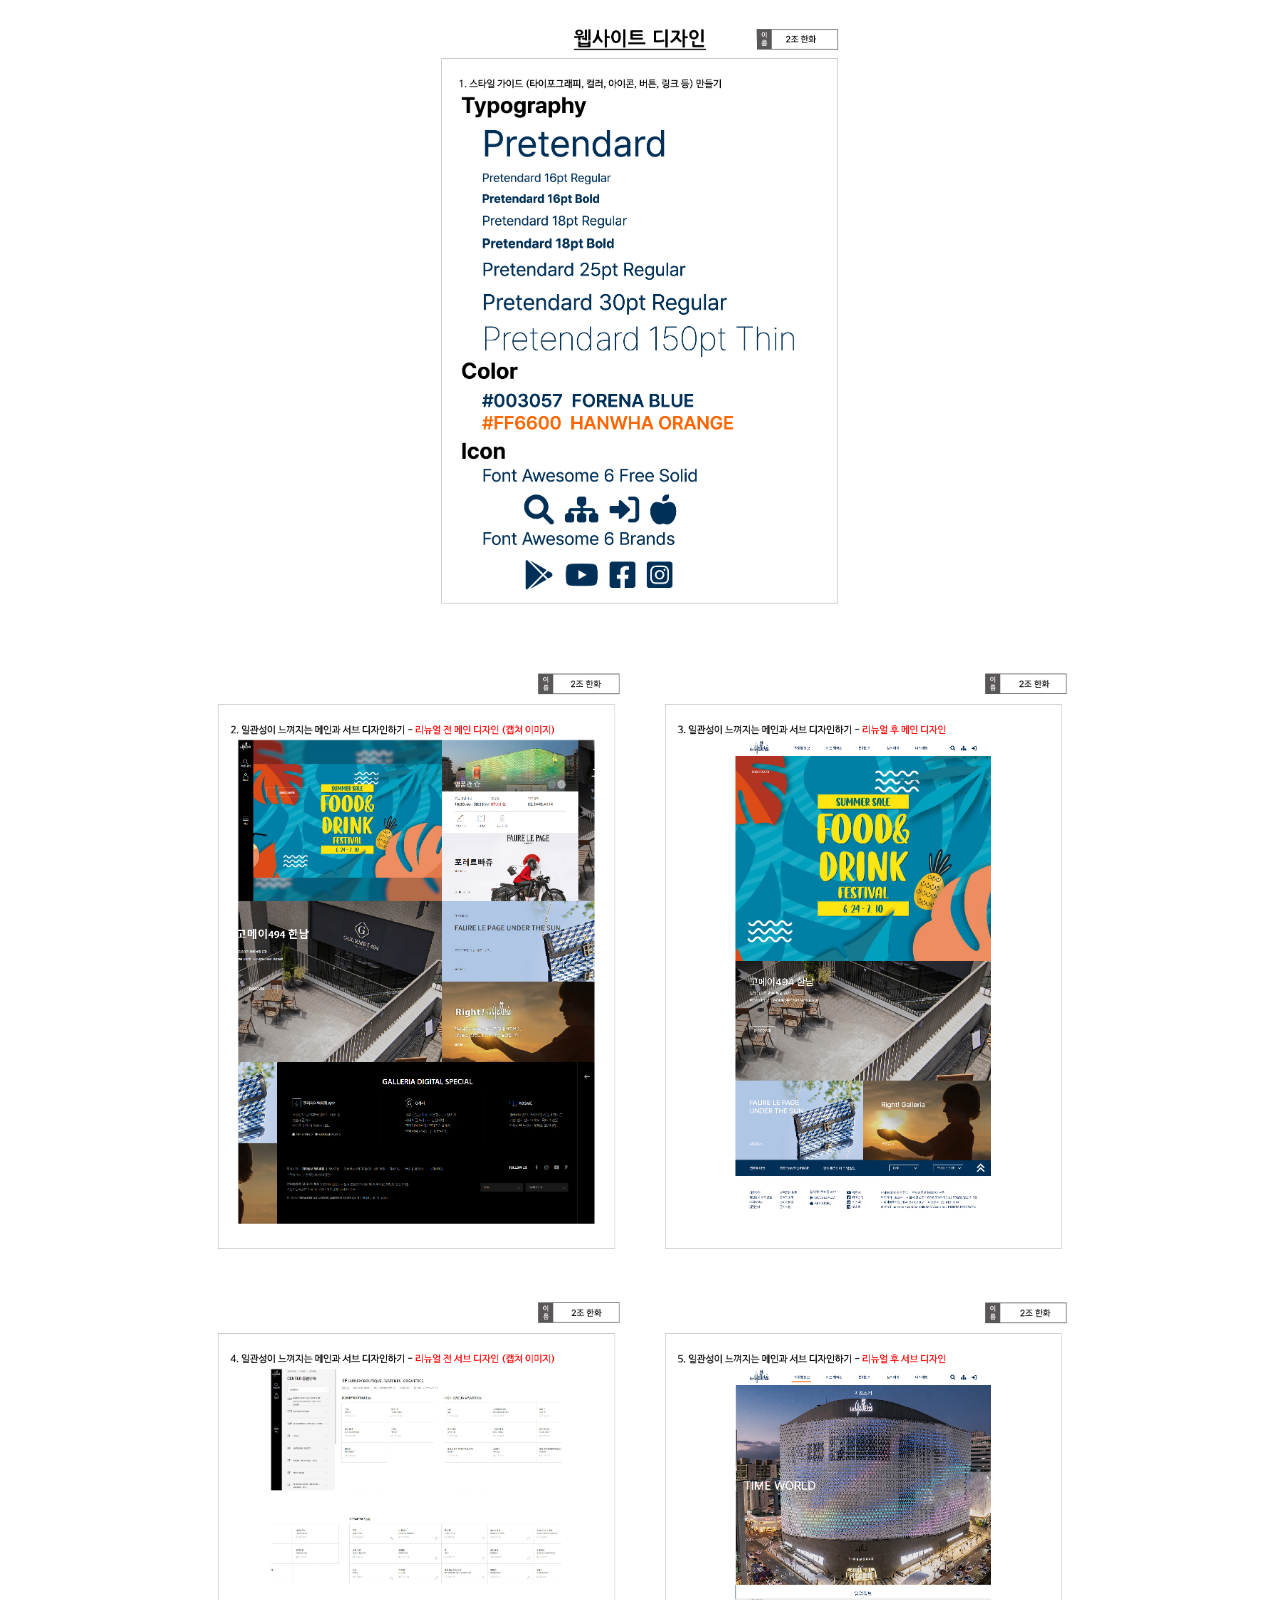
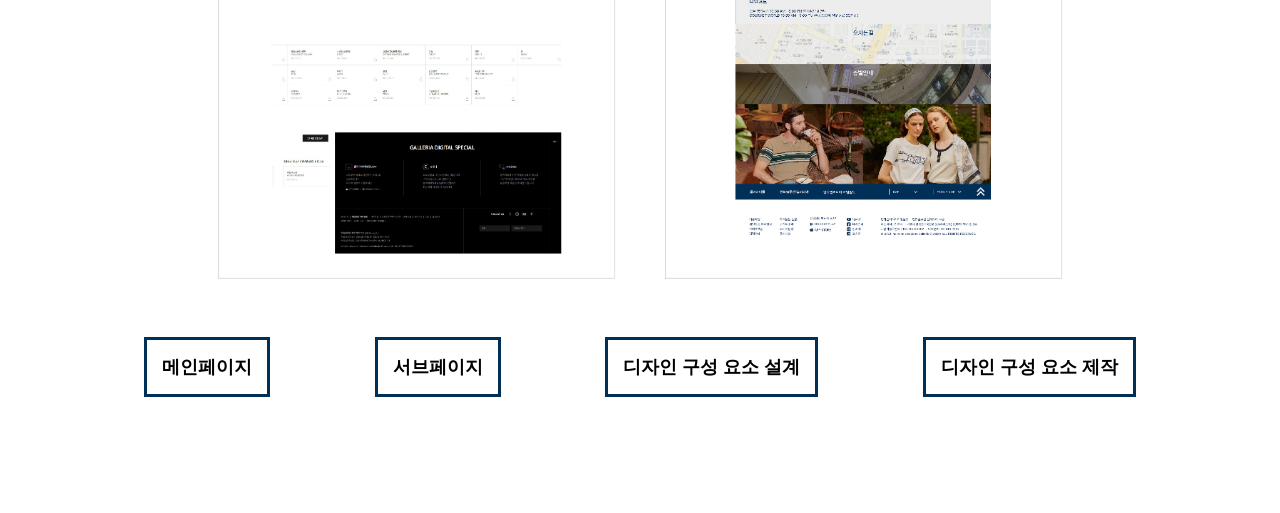
<file: production.html>
<!DOCTYPE html>
<html lang="ko">
<head>
  <meta charset="UTF-8">
  <meta http-equiv="X-UA-Compatible" content="IE=edge">
  <meta name="viewport" content="width=device-width, initial-scale=1.0">
  <title>디자인 구성 요소 제작</title>
  <style>
    a {  text-decoration: none; color: inherit;  }
    body {  text-align: center; font-family: Pretendard, sans-serif; 	color: #003057; }
    img {  width: 35%;  }
    button {  padding: 15px;  margin: 0 50px; margin-bottom: 100px;
    font-size: 18px; font-weight: 700; 
    border: 3px solid #003057;
    background-color: #1fe0;}
    button:hover {  color: #f60;  }
  </style>
</head>
<body>
  <p> <img src="img/production1.jpg"> </p>
  <img src="img/production2.jpg">
  <img src="img/production3.jpg">
  <img src="img/production4.jpg">
  <img src="img/production5.jpg">

  <p>
    <button> <a href="index.html">메인페이지</a> </li> </button>
    <button> <a href="sub.html">서브페이지</a> </li> </button>
    <button> <a href="plan.html">디자인 구성 요소 설계</a> </li> </button>
    <button> <a href="production.html">디자인 구성 요소 제작</a> </li> </button>
  </p>
</body>
</html>
</file>
